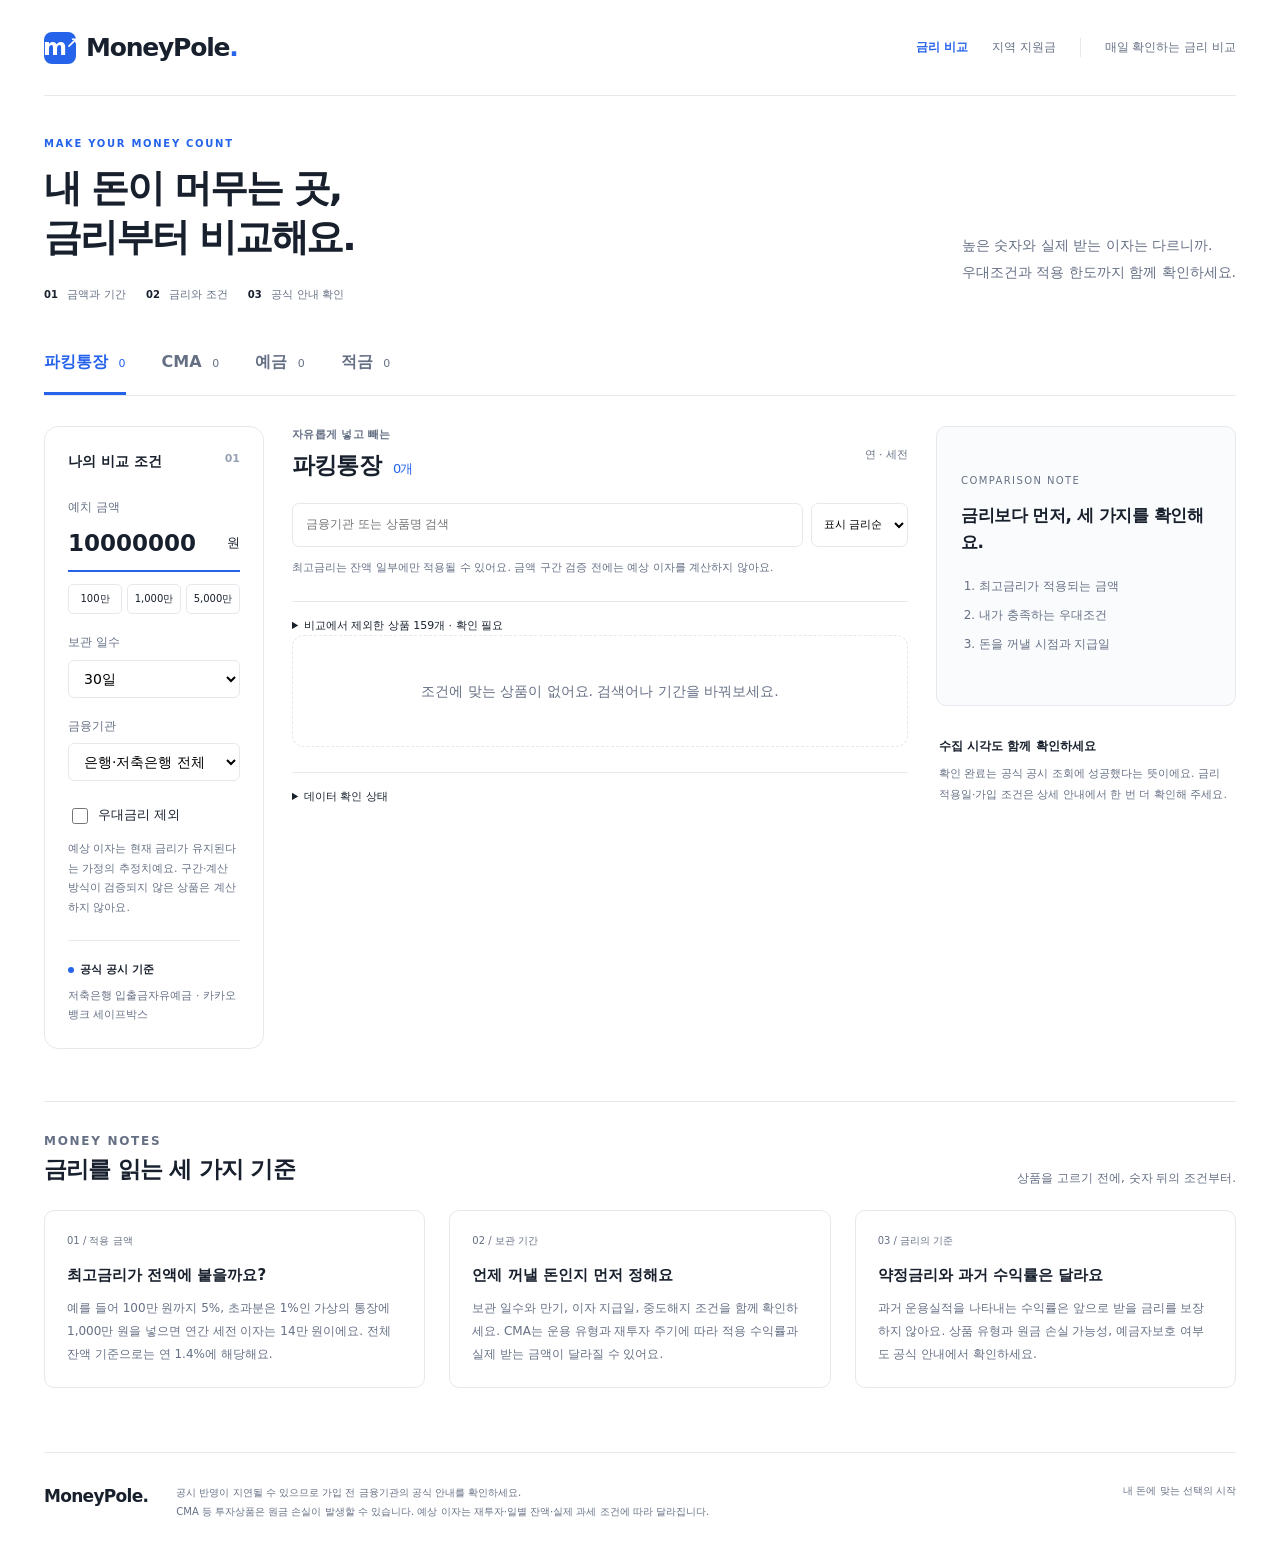
<file: index.html>
<!doctype html>
<html lang="ko">
<head>
  <meta charset="UTF-8">
  <meta name="viewport" content="width=device-width, initial-scale=1">
  <meta name="description" content="예금·적금·파킹통장·CMA의 공시 금리와 우대조건, 적용 한도를 비교하세요.">
  <title>MoneyPole — 내 돈에 맞는 금리</title>
  <link rel="stylesheet" href="web/styles.css?v=support-1">
  <script type="module" src="web/app.mjs?v=support-1"></script>
</head>
<body>
  <div class="shell">
    <header class="site-header">
      <a class="brand" href="./" aria-label="MoneyPole 홈"><span class="brand-icon" aria-hidden="true">m<span>↗</span></span>MoneyPole<span class="brand-dot">.</span></a>
      <nav class="header-links" aria-label="주요 메뉴"><a href="#compare" aria-current="page">금리 비교</a><a href="support.html">지역 지원금</a><span class="header-note">매일 확인하는 금리 비교</span></nav>
    </header>
    <main>
      <section class="intro">
        <p class="eyebrow">MAKE YOUR MONEY COUNT</p>
        <h1>내 돈이 머무는 곳,<br>금리부터 비교해요.</h1>
        <p class="intro-copy">높은 숫자와 실제 받는 이자는 다르니까.<br>우대조건과 적용 한도까지 함께 확인하세요.</p>
        <div class="intro-path" aria-label="비교 순서"><span><b>01</b> 금액과 기간</span><span><b>02</b> 금리와 조건</span><span><b>03</b> 공식 안내 확인</span></div>
      </section>
      <nav class="tabs" id="compare" aria-label="상품 종류">
        <button type="button" data-type="parking" class="active" aria-pressed="true">파킹통장 <span data-count="parking">—</span></button>
        <button type="button" data-type="cma" aria-pressed="false">CMA <span data-count="cma">—</span></button>
        <button type="button" data-type="deposit" aria-pressed="false">예금 <span data-count="deposit">—</span></button>
        <button type="button" data-type="savings" aria-pressed="false">적금 <span data-count="savings">—</span></button>
      </nav>
      <div class="workspace">
        <aside class="filters" aria-label="비교 조건">
          <div class="section-label">나의 비교 조건 <span>01</span></div>
          <label for="amount" id="amountLabel">예치 금액</label>
          <div class="money-field"><input id="amount" type="number" min="1" max="1000000000000" step="10000" value="10000000"><span>원</span></div>
          <div class="quick-amounts"><button type="button" data-amount="1000000">100만</button><button type="button" data-amount="10000000">1,000만</button><button type="button" data-amount="50000000">5,000만</button></div>
          <div id="daysField"><label for="days">보관 일수</label><select id="days"><option value="7">7일</option><option value="30" selected>30일</option><option value="90">90일</option><option value="365">365일</option></select></div>
          <div id="termField" hidden><label for="term">가입 기간</label><select id="term"><option value="all">전체 기간</option><option value="6">6개월</option><option value="12" selected>12개월</option><option value="24">24개월</option><option value="36">36개월</option></select></div>
          <div class="institution-field" id="institutionField"><label for="institution">금융기관</label><select id="institution"><option value="all">은행·저축은행 전체</option><option value="bank">은행</option><option value="savings_bank">저축은행</option></select></div>
          <label class="checkbox"><input id="baseOnly" type="checkbox"> 우대금리 제외</label>
          <p class="filter-note">예상 이자는 현재 금리가 유지된다는 가정의 추정치예요. 구간·계산 방식이 검증되지 않은 상품은 계산하지 않아요.</p>
          <div class="source-note"><span class="status-dot"></span><strong>공식 공시 기준</strong><p id="coverage">수집 범위를 확인하고 있어요.</p></div>
        </aside>
        <section class="results" aria-labelledby="resultsTitle">
          <div class="results-heading"><div><p class="eyebrow" id="categoryNote">자유롭게 넣고 빼는</p><h2 id="resultsTitle">파킹통장 <span id="resultCount"></span></h2></div><span class="unit-label">연 · 세전</span></div>
          <div class="search-row"><label class="sr-only" for="search">금융기관 또는 상품명 검색</label><input id="search" type="search" placeholder="금융기관 또는 상품명 검색"><label class="sr-only" for="sort">정렬</label><select id="sort"><option value="rate">표시 금리순</option><option value="interest">예상 이자순</option></select></div>
          <p id="comparisonNote" class="comparison-note"></p>
          <details id="excludedProducts" class="collection-details" hidden><summary id="excludedSummary"></summary><p>공식 수집에서 빠졌거나 최근 48시간 안에 금리를 확인하지 못한 상품은 순위·금리 표시·이자 계산에서 제외합니다. 목록 누락만으로 판매 종료를 뜻하지는 않습니다.</p><div id="excludedList"></div></details>
          <div id="listArea" aria-live="polite"><div id="leadingProducts"><div class="empty">공시 정보를 불러오고 있어요.</div></div><div id="inlinePlacement" hidden></div><div id="remainingProducts"></div></div>
          <button type="button" id="loadMore" class="load-more" hidden></button>
          <details class="collection-details" id="sourceInfo"><summary>데이터 확인 상태</summary><p>최종 확인은 원문 조회에 성공한 시각이며, 금리 적용일과는 다릅니다. 비교에는 공식 수집에 성공하고 확인 시각이 48시간 이내인 상품만 포함합니다.</p><div id="sourceStatus">확인 중</div></details>
        </section>
        <aside class="ad-rail" aria-label="비교 도움말">
          <div id="railPlacement"></div>
          <p class="rail-caption"><strong>수집 시각도 함께 확인하세요</strong>확인 완료는 공식 공시 조회에 성공했다는 뜻이에요. 금리 적용일·가입 조건은 상세 안내에서 한 번 더 확인해 주세요.</p>
        </aside>
      </div>
      <section class="guides" id="guides" aria-labelledby="guidesTitle">
        <div class="guides-heading"><div><p class="eyebrow">MONEY NOTES</p><h2 id="guidesTitle">금리를 읽는 세 가지 기준</h2></div><p>상품을 고르기 전에, 숫자 뒤의 조건부터.</p></div>
        <div class="guide-grid">
          <article><span class="guide-number">01 / 적용 금액</span><h3>최고금리가 전액에 붙을까요?</h3><p>예를 들어 100만 원까지 5%, 초과분은 1%인 가상의 통장에 1,000만 원을 넣으면 연간 세전 이자는 14만 원이에요. 전체 잔액 기준으로는 연 1.4%에 해당해요.</p></article>
          <article><span class="guide-number">02 / 보관 기간</span><h3>언제 꺼낼 돈인지 먼저 정해요</h3><p>보관 일수와 만기, 이자 지급일, 중도해지 조건을 함께 확인하세요. CMA는 운용 유형과 재투자 주기에 따라 적용 수익률과 실제 받는 금액이 달라질 수 있어요.</p></article>
          <article><span class="guide-number">03 / 금리의 기준</span><h3>약정금리와 과거 수익률은 달라요</h3><p>과거 운용실적을 나타내는 수익률은 앞으로 받을 금리를 보장하지 않아요. 상품 유형과 원금 손실 가능성, 예금자보호 여부도 공식 안내에서 확인하세요.</p></article>
        </div>
      </section>
    </main>
    <footer><a class="brand footer-brand" href="./">MoneyPole.</a><p>공시 반영이 지연될 수 있으므로 가입 전 금융기관의 공식 안내를 확인하세요.<br>CMA 등 투자상품은 원금 손실이 발생할 수 있습니다. 예상 이자는 재투자·일별 잔액·실제 과세 조건에 따라 달라집니다.</p><span>내 돈에 맞는 선택의 시작</span></footer>
  </div>
  <dialog id="detailDialog" aria-labelledby="detailName"><div class="dialog-head"><span>상품 자세히 보기</span><button type="button" id="closeDetail" aria-label="상품 상세 닫기">닫기 ×</button></div><div id="detailContent"></div></dialog>
</body>
</html>
</file>
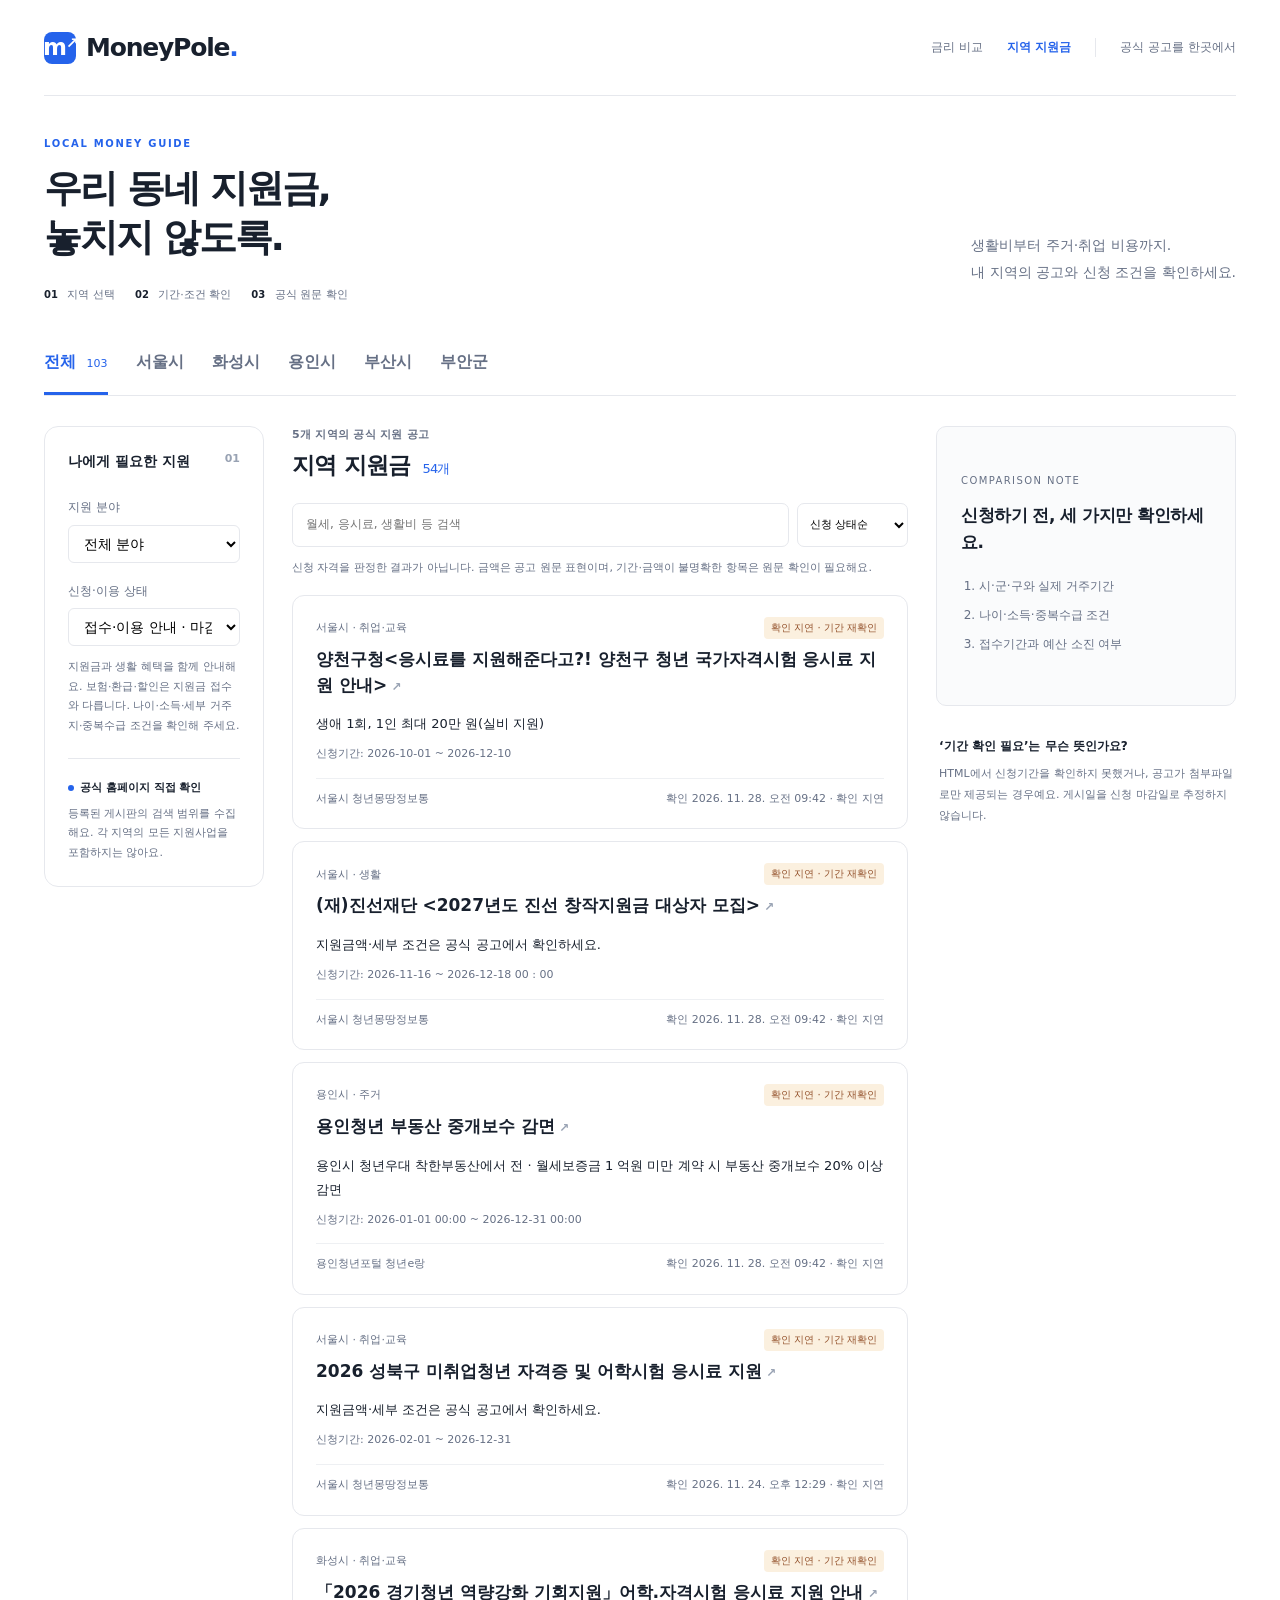
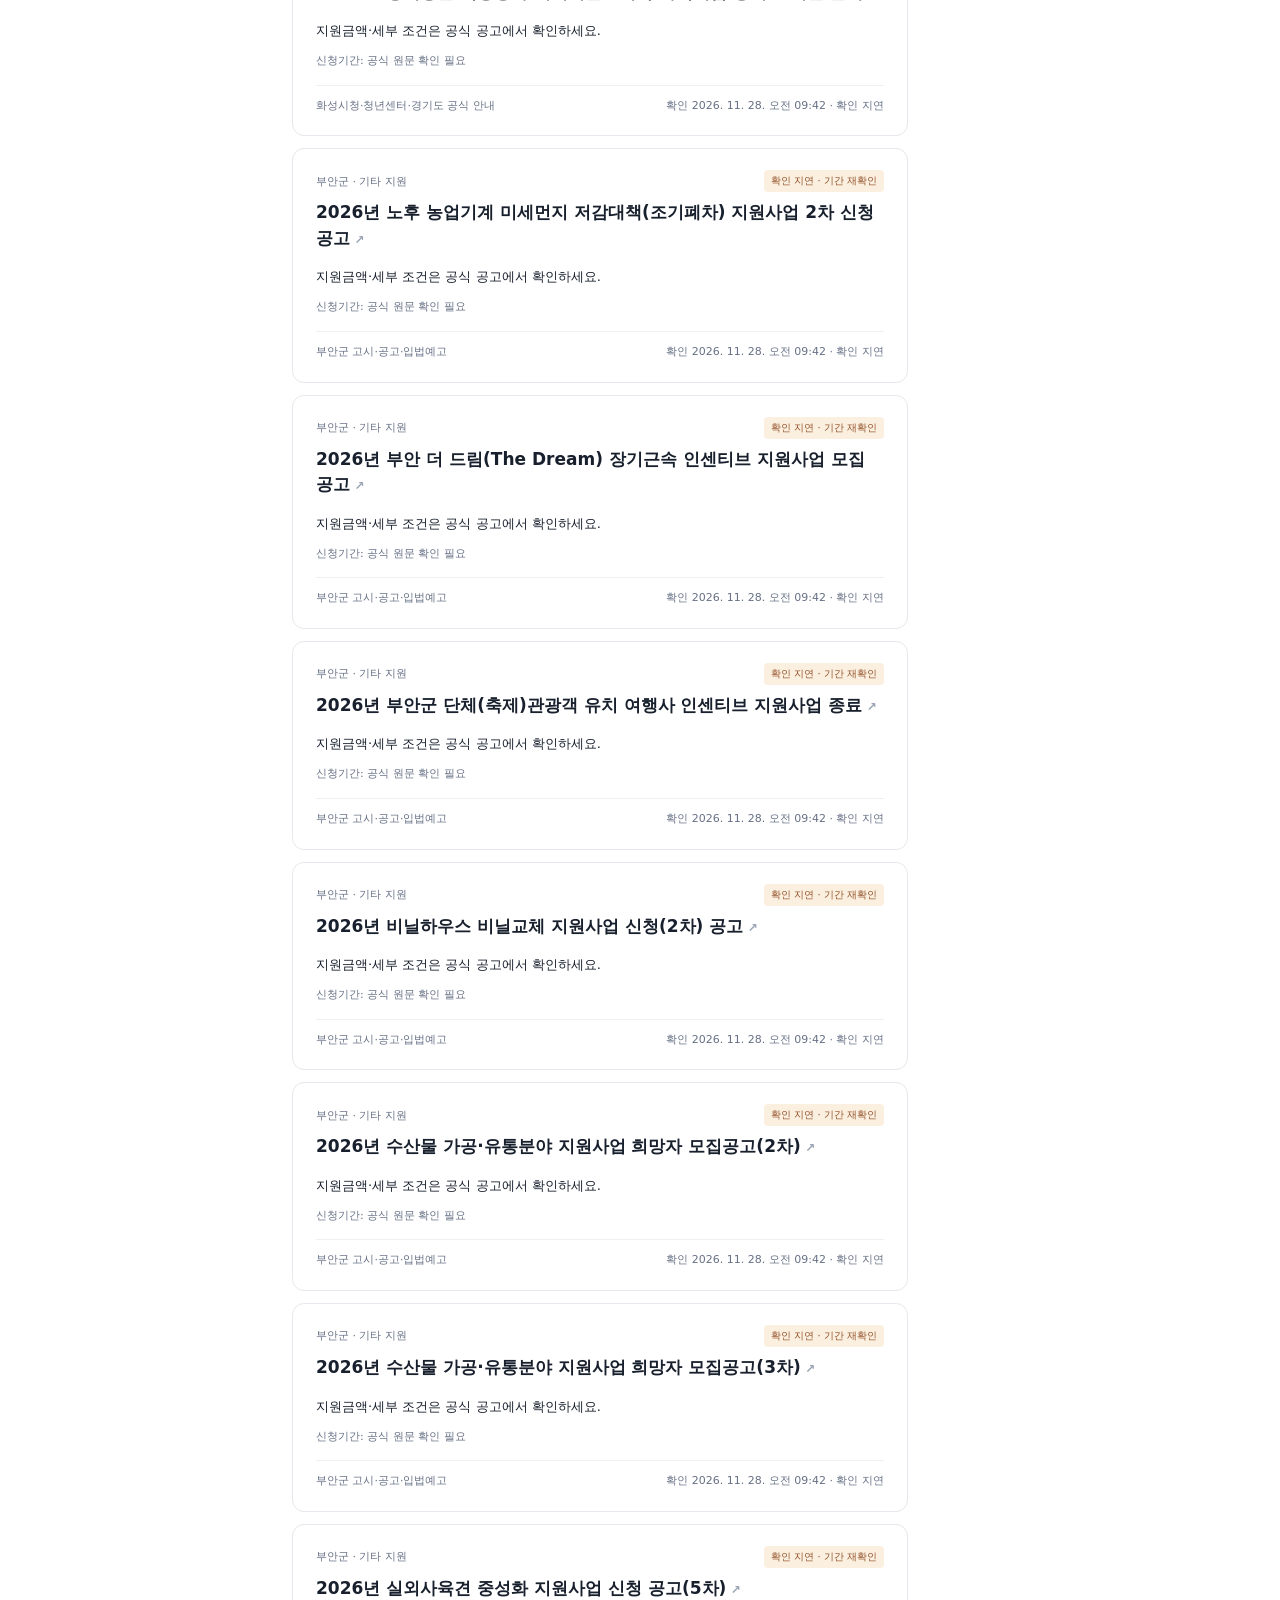
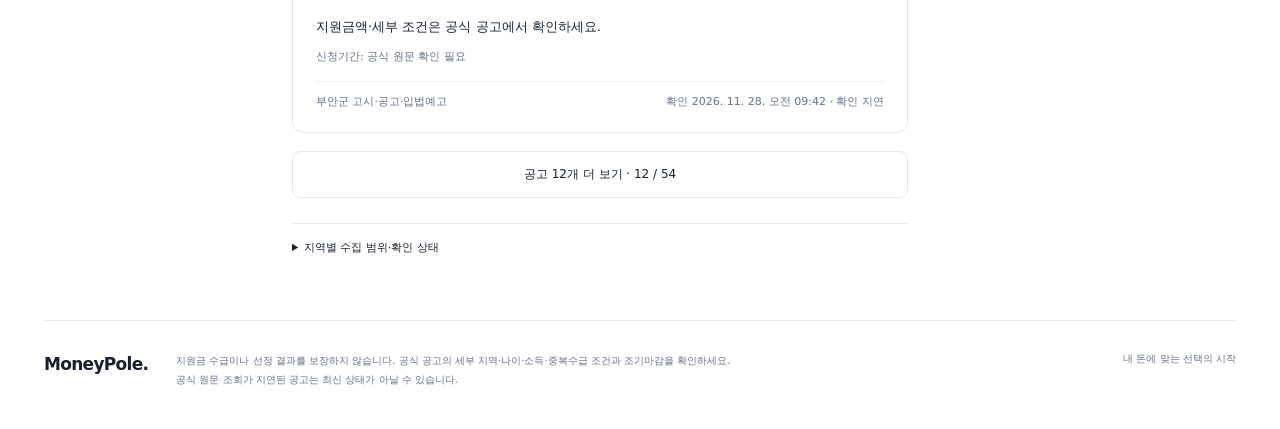
<file: support.html>
<!doctype html>
<html lang="ko">
<head>
  <meta charset="UTF-8"><meta name="viewport" content="width=device-width, initial-scale=1">
  <meta name="description" content="서울시·화성시·용인시·부산시·부안군의 공식 지원 공고를 지역별로 확인하세요.">
  <title>지역 지원금 찾기 — MoneyPole</title>
  <link rel="stylesheet" href="web/styles.css?v=support-1">
  <script type="module" src="web/support.mjs?v=hwaseong-2"></script>
</head>
<body>
<div class="shell">
  <header class="site-header">
    <a class="brand" href="./" aria-label="MoneyPole 홈"><span class="brand-icon" aria-hidden="true">m<span>↗</span></span>MoneyPole<span class="brand-dot">.</span></a>
    <nav class="header-links" aria-label="주요 메뉴"><a href="./">금리 비교</a><a href="support.html" aria-current="page">지역 지원금</a><span class="header-note">공식 공고를 한곳에서</span></nav>
  </header>
  <main>
    <section class="intro">
      <p class="eyebrow">LOCAL MONEY GUIDE</p>
      <h1>우리 동네 지원금,<br>놓치지 않도록.</h1>
      <p class="intro-copy">생활비부터 주거·취업 비용까지.<br>내 지역의 공고와 신청 조건을 확인하세요.</p>
      <div class="intro-path" aria-label="확인 순서"><span><b>01</b> 지역 선택</span><span><b>02</b> 기간·조건 확인</span><span><b>03</b> 공식 원문 확인</span></div>
    </section>
    <nav class="tabs support-tabs" aria-label="지원 지역">
      <button type="button" data-region="all" class="active" aria-pressed="true">전체 <span id="allCount">—</span></button>
      <button type="button" data-region="seoul" aria-pressed="false">서울시</button>
      <button type="button" data-region="hwaseong" aria-pressed="false">화성시</button>
      <button type="button" data-region="yongin" aria-pressed="false">용인시</button>
      <button type="button" data-region="busan" aria-pressed="false">부산시</button>
      <button type="button" data-region="buan" aria-pressed="false">부안군</button>
    </nav>
    <div class="workspace">
      <aside class="filters support-filters" aria-label="지원 공고 필터">
        <div class="section-label">나에게 필요한 지원 <span>01</span></div>
        <label for="category">지원 분야</label><select id="category"><option value="all">전체 분야</option><option>생활</option><option>주거</option><option>취업·교육</option><option>자산형성</option><option>기타 지원</option></select>
        <label for="applicationStatus">신청·이용 상태</label><select id="applicationStatus"><option value="available">접수·이용 안내 · 마감 제외</option><option value="open">접수 중</option><option value="upcoming">접수 예정</option><option value="unknown">기간·이용 조건 확인</option><option value="closed">마감된 공고</option><option value="all">마감 포함 전체</option></select>
        <p class="filter-note">지원금과 생활 혜택을 함께 안내해요. 보험·환급·할인은 지원금 접수와 다릅니다. 나이·소득·세부 거주지·중복수급 조건을 확인해 주세요.</p>
        <div class="source-note"><span class="status-dot"></span><strong>공식 홈페이지 직접 확인</strong><p>등록된 게시판의 검색 범위를 수집해요. 각 지역의 모든 지원사업을 포함하지는 않아요.</p></div>
      </aside>
      <section class="results" aria-labelledby="supportTitle">
        <div class="results-heading"><div><p class="eyebrow" id="regionLabel">5개 지역의 공식 지원 공고</p><h2 id="supportTitle">지역 지원금 <span id="resultCount"></span></h2></div></div>
        <div class="search-row"><label class="sr-only" for="search">공고명·지역·지원내용 검색</label><input id="search" type="search" placeholder="월세, 응시료, 생활비 등 검색"><label class="sr-only" for="sort">정렬</label><select id="sort"><option value="status">신청 상태순</option><option value="deadline">마감 가까운 순</option><option value="recent">최근 확인순</option></select></div>
        <p class="comparison-note" id="supportNotice">수집한 공고를 불러오고 있어요.</p>
        <div id="listArea" aria-live="polite"><div class="empty">공식 공고를 불러오고 있어요.</div></div>
        <button type="button" id="loadMore" class="load-more" hidden></button>
        <details class="collection-details"><summary>지역별 수집 범위·확인 상태</summary><p>확인일은 페이지를 조회한 날입니다. 자격이나 현재 예산 잔액을 확인했다는 뜻은 아니에요. 원천 공고의 반영이 늦을 수 있어요.</p><div id="sourceStatus"></div></details>
      </section>
      <aside class="ad-rail" aria-label="신청 전 확인 사항">
        <div id="railPlacement"></div>
        <p class="rail-caption"><strong>‘기간 확인 필요’는 무슨 뜻인가요?</strong>HTML에서 신청기간을 확인하지 못했거나, 공고가 첨부파일로만 제공되는 경우예요. 게시일을 신청 마감일로 추정하지 않습니다.</p>
      </aside>
    </div>
  </main>
  <footer><a class="brand footer-brand" href="./">MoneyPole.</a><p>지원금 수급이나 선정 결과를 보장하지 않습니다. 공식 공고의 세부 지역·나이·소득·중복수급 조건과 조기마감을 확인하세요.<br>공식 원문 조회가 지연된 공고는 최신 상태가 아닐 수 있습니다.</p><span>내 돈에 맞는 선택의 시작</span></footer>
</div>
<dialog id="detailDialog" aria-labelledby="detailName"><div class="dialog-head"><span>지원 공고 자세히 보기</span><button id="closeDetail" type="button" aria-label="지원 공고 닫기">닫기 ×</button></div><div id="detailContent"></div></dialog>
</body>
</html>
</file>
<file: web/styles.css>
:root{
  --ink:#18202d;
  --muted:#667085;
  --accent:#2563eb;
  --line:#e6e8ed;
  --paper:#ffffff;
  --soft:#f5f6f8;
  --white:#fff;
  --orange:#93512b}
*{
  box-sizing:border-box}
body{
  margin:0;
  background:var(--paper);
  color:var(--ink);
  font-family:system-ui,-apple-system,"Apple SD Gothic Neo","Malgun Gothic",sans-serif;
  font-size:14px;
  line-height:1.6}
button,input,select{
  font:inherit}
button,select{
  cursor:pointer}
button,a,input,select,summary{
  touch-action:manipulation}
button:focus-visible,a:focus-visible,input:focus-visible,select:focus-visible,summary:focus-visible{
  outline:3px solid #98a2b3;
  outline-offset:3px}
a{
  color:var(--accent);
  text-underline-offset:3px}
button{
  color:inherit}
input,select{
  min-width:0}
button{
  border:0}
.shell{
  max-width:1440px;
  margin:auto;
  padding:0 44px}
.site-header{
  height:96px;
  display:flex;
  align-items:center;
  justify-content:space-between;
  border-bottom:1px solid var(--line)}
.brand{
  font-weight:800;
  font-size:25px;
  letter-spacing:-1.2px;
  text-decoration:none;
  color:var(--ink);
  display:inline-flex;
  align-items:center}
.brand-icon{
  display:inline-flex;
  align-items:center;
  justify-content:center;
  position:relative;
  width:32px;
  height:32px;
  background:var(--accent);
  color:white;
  margin-right:10px;
  border-radius:8px;
  font-size:23px;
  line-height:1}
.brand-icon span{
  font-size:15px;
  margin-top:-8px}
.brand-dot{
  color:var(--accent)}
.header-note{
  font-size:12px;
  color:var(--muted)}
.intro{
  padding:40px 0 32px;
  position:relative}
.eyebrow{
  font-size:10px;
  letter-spacing:1.7px;
  font-weight:700;
  color:var(--accent);
  margin:0 0 12px}
h1{
  font-size:38px;
  letter-spacing:-2.1px;
  line-height:1.3;
  margin:0;
  font-weight:750}
.intro-copy{
  position:absolute;
  right:0;
  bottom:36px;
  font-size:14px;
  color:var(--muted);
  line-height:1.9}
.tabs{
  display:flex;
  border-bottom:1px solid var(--line);
  gap:36px;
  margin-bottom:30px}
.tabs button{
  background:none;
  padding:14px 0 17px;
  border-bottom:3px solid transparent;
  color:var(--muted);
  font-weight:650;
  font-size:16px}
.tabs button.active{
  color:var(--accent);
  border-color:var(--accent)}
.tabs button span{
  font-size:11px;
  margin-left:5px;
  font-weight:500}
.workspace{
  display:grid;
  grid-template-columns:220px minmax(0,1fr) 300px;
  gap:28px;
  align-items:start}
.filters{
  background:var(--white);
  border:1px solid var(--line);
  border-radius:14px;
  padding:23px;
  position:sticky;
  top:24px}
.section-label{
  font-weight:700;
  margin-bottom:26px;
  display:flex;
  justify-content:space-between}
.section-label span{
  font-size:11px;
  color:#98a2b3}
.filters label:not(.checkbox){
  display:block;
  font-size:12px;
  color:var(--muted);
  margin:19px 0 7px}
.money-field{
  display:flex;
  align-items:center;
  border-bottom:2px solid var(--accent);
  padding-bottom:9px;
  gap:6px}
.money-field input{
  width:100%;
  border:0;
  font-size:23px;
  font-weight:700;
  color:var(--ink);
  padding:0;
  background:transparent;
  appearance:textfield}
.money-field input::-webkit-inner-spin-button{
  appearance:none}
.money-field span{
  font-size:13px}
.quick-amounts{
  display:flex;
  gap:5px;
  margin-top:12px}
.quick-amounts button{
  background:var(--paper);
  padding:6px 8px;
  border:1px solid var(--line);
  border-radius:5px;
  font-size:11px;
  flex:1}
.filters select{
  width:100%;
  padding:9px 11px;
  border:1px solid var(--line);
  border-radius:6px;
  background:white}
.checkbox{
  display:flex;
  align-items:center;
  gap:7px;
  margin:24px 0 12px;
  font-size:13px}
.checkbox input{
  accent-color:var(--accent);
  width:16px;
  height:16px}
.filter-note{
  font-size:11px;
  color:var(--muted);
  line-height:1.8}
.source-note{
  border-top:1px solid var(--line);
  padding-top:20px;
  margin-top:22px;
  font-size:11px}
.source-note p{
  color:var(--muted);
  margin:7px 0 0;
  line-height:1.8}
.status-dot{
  display:inline-block;
  width:6px;
  height:6px;
  border-radius:50%;
  background:var(--accent);
  margin-right:6px}
.results-heading{
  display:flex;
  align-items:center;
  justify-content:space-between}
.results-heading .eyebrow{
  letter-spacing:.3px;
  margin-bottom:3px;
  font-size:11px;
  color:var(--muted)}
h2{
  margin:0;
  font-size:23px;
  letter-spacing:-.8px}
h2 span{
  font-size:13px;
  color:var(--accent);
  margin-left:5px;
  font-weight:500}
.unit-label{
  font-size:11px;
  color:var(--muted)}
.search-row{
  display:flex;
  gap:8px;
  margin-top:20px}
.search-row input{
  flex:1;
  width:100%;
  padding:11px 13px;
  border:1px solid var(--line);
  border-radius:7px;
  background:white;
  font-size:12px}
.search-row select{
  border:1px solid var(--line);
  border-radius:7px;
  background:white;
  padding:8px;
  font-size:11px}
.comparison-note{
  font-size:11px;
  color:var(--muted);
  margin:12px 0 19px}
.card{
  background:white;
  border:1px solid var(--line);
  border-radius:12px;
  margin-bottom:12px;
  padding:21px 23px}
.card:hover{
  border-color:#98a2b3}
.card-top{
  display:flex;
  justify-content:space-between;
  align-items:center;
  gap:10px;
  font-size:11px;
  color:var(--muted);
  margin-bottom:8px}
.badge{
  font-size:10px;
  color:var(--accent);
  background:var(--soft);
  padding:3px 7px;
  border-radius:4px;
  white-space:nowrap}
.badge.warning{
  background:#fbf0df;
  color:var(--orange)}
.card-main{
  display:flex;
  justify-content:space-between;
  align-items:start;
  gap:15px}
.product-button{
  display:block;
  text-align:left;
  font-size:16px;
  font-weight:650;
  background:none;
  padding:0;
  line-height:1.5}
.product-button::after{
  content:' ↗';
  font-size:12px;
  color:#98a2b3}
.rate{
  color:var(--accent);
  font-size:29px;
  line-height:1.2;
  font-weight:750;
  letter-spacing:-1px;
  white-space:nowrap}
.rate small{
  font-size:12px;
  letter-spacing:0;
  margin-right:5px;
  font-weight:500}
.basic-rate{
  font-size:10px;
  color:var(--muted);
  text-align:right;
  margin-top:4px}
.condition{
  color:var(--muted);
  font-size:11px;
  margin-top:9px;
  white-space:pre-line}
.card-bottom{
  display:flex;
  justify-content:space-between;
  align-items:center;
  gap:10px;
  border-top:1px solid #eef0f3;
  padding-top:11px;
  margin-top:15px;
  font-size:11px;
  color:var(--muted)}
.card-bottom strong{
  color:var(--ink);
  font-size:13px}
.amount-limit{
  color:var(--orange);
  font-size:11px;
  margin-top:10px}
.empty{
  border:1px dashed var(--line);
  border-radius:12px;
  background:white;
  padding:44px 24px;
  text-align:center;
  color:var(--muted)}
.error{
  color:var(--orange)}
.collection-details{
  margin-top:25px;
  font-size:11px;
  color:var(--muted);
  border-top:1px solid var(--line);
  padding-top:15px}
.collection-details summary{
  cursor:pointer;
  color:var(--ink)}
.source-row{
  display:flex;
  justify-content:space-between;
  gap:14px;
  margin:8px 0}
.source-row span:last-child{
  text-align:right}
footer{
  border-top:1px solid var(--line);
  margin-top:64px;
  padding:30px 0 40px;
  display:flex;
  align-items:start;
  gap:28px;
  color:var(--muted);
  font-size:10px}
footer p{
  margin:0;
  flex:1;
  line-height:1.9}
.footer-brand{
  font-size:17px;
  letter-spacing:-.7px}
footer>span{
  font-size:10px}
dialog{
  border:0;
  border-radius:18px;
  max-width:600px;
  width:calc(100% - 32px);
  max-height:90dvh;
  padding:0;
  color:var(--ink);
  box-shadow:0 20px 100px #18202d26}
dialog::backdrop{
  background:#18202d5e;
  backdrop-filter:blur(3px)}
.dialog-head{
  display:flex;
  align-items:center;
  justify-content:space-between;
  padding:17px 25px;
  border-bottom:1px solid var(--line);
  position:sticky;
  top:0;
  background:white;
  z-index:1;
  font-size:12px}
.dialog-head button{
  background:var(--paper);
  border-radius:5px;
  padding:6px 10px}
#detailContent{
  padding:26px}
.detail-bank{
  color:var(--muted);
  font-size:12px}
#detailName{
  font-size:25px;
  letter-spacing:-1px;
  margin:6px 0 14px}
.detail-rate{
  font-size:38px;
  color:var(--accent);
  font-weight:750}
.detail-rate small{
  font-size:14px}
.detail-meta{
  color:var(--muted);
  font-size:11px}
.detail-section{
  border-top:1px solid var(--line);
  margin-top:23px;
  padding-top:19px}
.detail-section h3{
  font-size:14px;
  margin:0 0 10px}
.detail-section p{
  font-size:12px;
  white-space:pre-line;
  overflow-wrap:anywhere}
.detail-grid{
  display:grid;
  grid-template-columns:100px 1fr;
  font-size:12px;
  gap:9px}
.detail-grid dt{
  color:var(--muted)}
.detail-grid dd{
  margin:0;
  white-space:pre-line;
  overflow-wrap:anywhere}
.calc-panel{
  background:var(--soft);
  padding:18px;
  border-radius:9px}
.calc-panel select{
  width:100%;
  font-size:12px;
  border:1px solid var(--line);
  padding:8px;
  background:white;
  border-radius:5px}
.calc-amount{
  font-size:25px;
  font-weight:700;
  color:var(--accent)}
.calc-caption{
  font-size:11px;
  color:var(--muted)}
.history{
  width:100%;
  border-collapse:collapse;
  font-size:11px}
.history td,.history th{
  padding:7px;
  text-align:left;
  border-bottom:1px solid var(--line)}
.sr-only{
  position:absolute;
  width:1px;
  height:1px;
  overflow:hidden;
  clip:rect(0,0,0,0)}
[hidden]{
  display:none!important}
@media(max-width:800px){
  .shell{
    padding:0 24px}
  .intro-copy{
    position:static;
    margin:18px 0 0}
  .intro{
    padding:34px 0 26px}
  h1{
    font-size:35px}
  .workspace{
    grid-template-columns:220px minmax(0,1fr);
    gap:22px}
  .filters{
    padding:17px}
  .card{
    padding:17px}
  .rate{
    font-size:25px}
  footer>span{
    display:none}
}
@media(max-width:620px){
  .shell{
    padding:0 20px}
  .site-header{
    height:75px}
  .brand{
    font-size:23px}
  .header-note{
    font-size:10px}
  .intro{
    padding-top:30px}
  h1{
    font-size:33px}
  .intro-copy{
    font-size:12px}
  .tabs{
    gap:0;
    justify-content:space-between;
    margin-bottom:22px}
  .tabs button{
    font-size:14px}
  .workspace{
    display:block}
  .filters{
    position:static;
    padding:18px;
    margin-bottom:28px;
    display:grid;
    grid-template-columns:minmax(0,1fr) 110px;
    column-gap:20px}
  .section-label{
    grid-column:1/-1;
    margin-bottom:7px}
  .filters>label#amountLabel{
    grid-column:1;
    margin-top:7px}
  .money-field{
    grid-column:1;
    grid-row:3}
  .money-field input{
    font-size:22px}
  .quick-amounts{
    grid-column:1}
  .filters>#daysField,.filters>#termField{
    grid-column:2;
    grid-row:2/5}
  .filters>#daysField label,.filters>#termField label{
    margin-top:7px}
  .checkbox{
    grid-column:1/-1;
    margin:16px 0 3px}
  .filter-note{
    grid-column:1/-1;
    margin-bottom:0}
  .source-note{
    grid-column:1/-1;
    margin-top:14px;
    padding-top:12px}
  .source-note p{
    display:inline;
    margin-left:7px}
  .card-main{
    gap:12px}
  .product-button{
    font-size:15px}
  .rate{
    font-size:27px}
  .card-bottom{
    align-items:start;
    flex-direction:column;
    gap:5px}
  .search-row select{
    max-width:116px}
  footer{
    margin-top:40px;
    flex-direction:column;
    gap:10px}
  .detail-grid{
    grid-template-columns:85px 1fr}
  #detailContent{
    padding:22px}
  .card-top{
    align-items:start}
}
/* Reserved placements display useful editorial content until ads are explicitly enabled. */
.header-links{
  display:flex;
  align-items:center;
  gap:24px;
  font-size:12px}
.header-links a{
  text-decoration:none;
  color:var(--muted)}
.site-header .header-note{
  border-left:1px solid var(--line);
  padding-left:24px}
.intro-path{
  display:flex;
  gap:20px;
  color:var(--muted);
  font-size:11px;
  margin-top:23px}
.intro-path span b{
  font-size:10px;
  color:var(--ink);
  margin-right:6px}
.ad-rail{
  align-self:start}
.placement{
  position:relative;
  isolation:isolate;
  overflow:hidden;
  background:#fafbfc;
  border:1px solid var(--line);
  border-radius:10px;
  min-width:0}
.placement--rail{
  width:300px;
  min-height:280px}
.placement--inline{
  min-height:280px;
  margin:32px 0}
.placement-editorial{
  min-height:278px;
  padding:24px;
  display:flex;
  flex-direction:column;
  justify-content:center}
.placement-kicker{
  color:var(--muted);
  letter-spacing:1.4px;
  font-size:10px;
  margin:0 0 13px}
.placement-title{
  font-size:17px;
  line-height:1.6;
  letter-spacing:-.5px;
  font-weight:650;
  margin:0 0 16px}
.placement-editorial p:not(.placement-kicker){
  font-size:12px;
  color:var(--muted);
  line-height:1.9;
  margin:0}
.placement-editorial ol{
  margin:0;
  padding-left:18px;
  color:var(--muted);
  font-size:12px;
  line-height:2.4}
.placement--inline .placement-editorial{
  padding:28px 32px}
.placement--inline .placement-title{
  font-size:19px}
.placement[data-state="advertisement"]{
  overflow:visible;
  background:white;
  border-color:var(--line);
  border-radius:0;
  padding-top:25px}
.placement-label{
  position:absolute;
  top:4px;
  left:0;
  right:0;
  text-align:center;
  font-size:10px;
  letter-spacing:.4px;
  color:#667085}
.placement-host{
  width:100%;
  min-height:250px}
.rail-caption{
  font-size:11px;
  line-height:1.9;
  color:var(--muted);
  padding:18px 3px}
.rail-caption strong{
  display:block;
  color:var(--ink);
  font-size:12px;
  margin-bottom:6px}
.load-more{
  display:block;
  width:100%;
  padding:13px;
  border:1px solid var(--line);
  background:white;
  border-radius:8px;
  margin-top:18px;
  font-size:12px}
.load-more:hover{
  background:var(--soft)}
.guides{
  margin:52px 0 0;
  padding-top:30px;
  border-top:1px solid var(--line);
  scroll-margin-top:24px}
.guides-heading{
  display:flex;
  justify-content:space-between;
  gap:16px;
  align-items:end;
  margin-bottom:22px}
.guides-heading h2{
  font-size:23px}
.guides-heading p{
  margin:0;
  color:var(--muted);
  font-size:12px}
.guide-grid{
  display:grid;
  grid-template-columns:repeat(3,minmax(0,1fr));
  gap:24px}
.guide-grid article{
  padding:22px;
  border:1px solid var(--line);
  border-radius:10px}
.guide-grid h3{
  font-size:15px;
  margin:0 0 10px}
.guide-grid p{
  font-size:12px;
  color:var(--muted);
  line-height:1.9;
  margin:0}
.guide-number{
  font-size:10px;
  color:var(--muted);
  display:block;
  margin-bottom:14px}
#compare{
  scroll-margin-top:24px}
.results{
  min-width:0}
.collection-details{
  scroll-margin-top:24px}
@media(max-width:1200px){
  .workspace{
    grid-template-columns:220px minmax(0,1fr);
    gap:28px}
  .ad-rail{
    display:none}
  .shell{
    max-width:1100px}
}
@media(max-width:800px){
  .workspace{
    grid-template-columns:200px minmax(0,1fr);
    gap:22px}
  .header-links{
    gap:16px}
  .site-header .header-note{
    display:none}
  .guide-grid{
    gap:12px}
  .guide-grid article{
    padding:18px}
  .guides-heading{
    display:block}
  .guides-heading p{
    margin-top:8px}
  .intro{
    padding:30px 0 24px}
  .intro-copy{
    font-size:13px}
}
@media(max-width:620px){
  .workspace{
    display:block}
  .shell{
    padding:0 20px}
  .header-links{
    gap:14px;
    font-size:11px}
  .brand{
    font-size:21px}
  .brand-icon{
    width:27px;
    height:27px;
    font-size:20px;
    margin-right:7px}
  .intro{
    padding:25px 0 20px}
  h1{
    font-size:30px}
  .intro-copy{
    font-size:12px;
    margin-top:13px}
  .intro-path{
    gap:12px;
    font-size:10px;
    margin-top:17px}
  .intro-path span b{
    margin-right:4px}
  .tabs button{
    padding-bottom:12px}
  .filters{
    margin-bottom:24px}
  .filter-note{
    font-size:10px}
  .source-note{
    font-size:10px}
  .placement--inline{
    margin:32px 0;
    min-height:280px}
  .placement--inline .placement-editorial{
    padding:22px;
    min-height:278px}
  .placement--inline .placement-title{
    font-size:17px}
  .guide-grid{
    grid-template-columns:1fr}
  .guides{
    margin-top:36px}
  .guide-grid article{
    padding:20px}
  .guide-number{
    margin-bottom:9px}
  .unit-label{
    font-size:10px}
  .search-row{
    margin-top:16px}
}
.quick-amounts button {
  white-space: nowrap;
  font-size: 10px;
  padding: 6px 5px;
}

/* One blue accent; white remains the page surface. */
.tabs button.active { color: var(--accent); border-color: var(--accent); }
.filters input:focus-visible, .filters select:focus-visible, .search-row input:focus-visible, .search-row select:focus-visible { outline-color: var(--accent); }
.institution-field { margin-top: 18px; }
@media (max-width:620px) {
  .institution-field { grid-column: 1 / -1; margin-top: 0; }
}
.header-links a[aria-current="page"] { color: var(--accent); font-weight: 650; }
.support-tabs { gap: 28px; flex-wrap: wrap; }
.support-summary { font-size: 13px; line-height: 1.85; color: var(--ink); margin: 14px 0 9px; overflow-wrap: anywhere; }
.support-card .product-button { font-size: 17px; }
.support-source { border-bottom: 1px solid var(--line); padding: 10px 0; }
.support-source p { margin: 4px 0; }
.support-excerpt { max-height: 420px; overflow: auto; }
@media (max-width:620px) {
  .support-tabs { gap: 0; display: grid; grid-template-columns: repeat(3,minmax(0,1fr)); }
  .support-tabs button { padding: 10px 6px; }
  .support-filters { display: block; }
  .support-filters .section-label { margin-bottom: 12px; }
  .support-filters .source-note p { display: block; margin-left: 0; }
  .support-card .product-button { font-size: 15px; }
}
</file>
